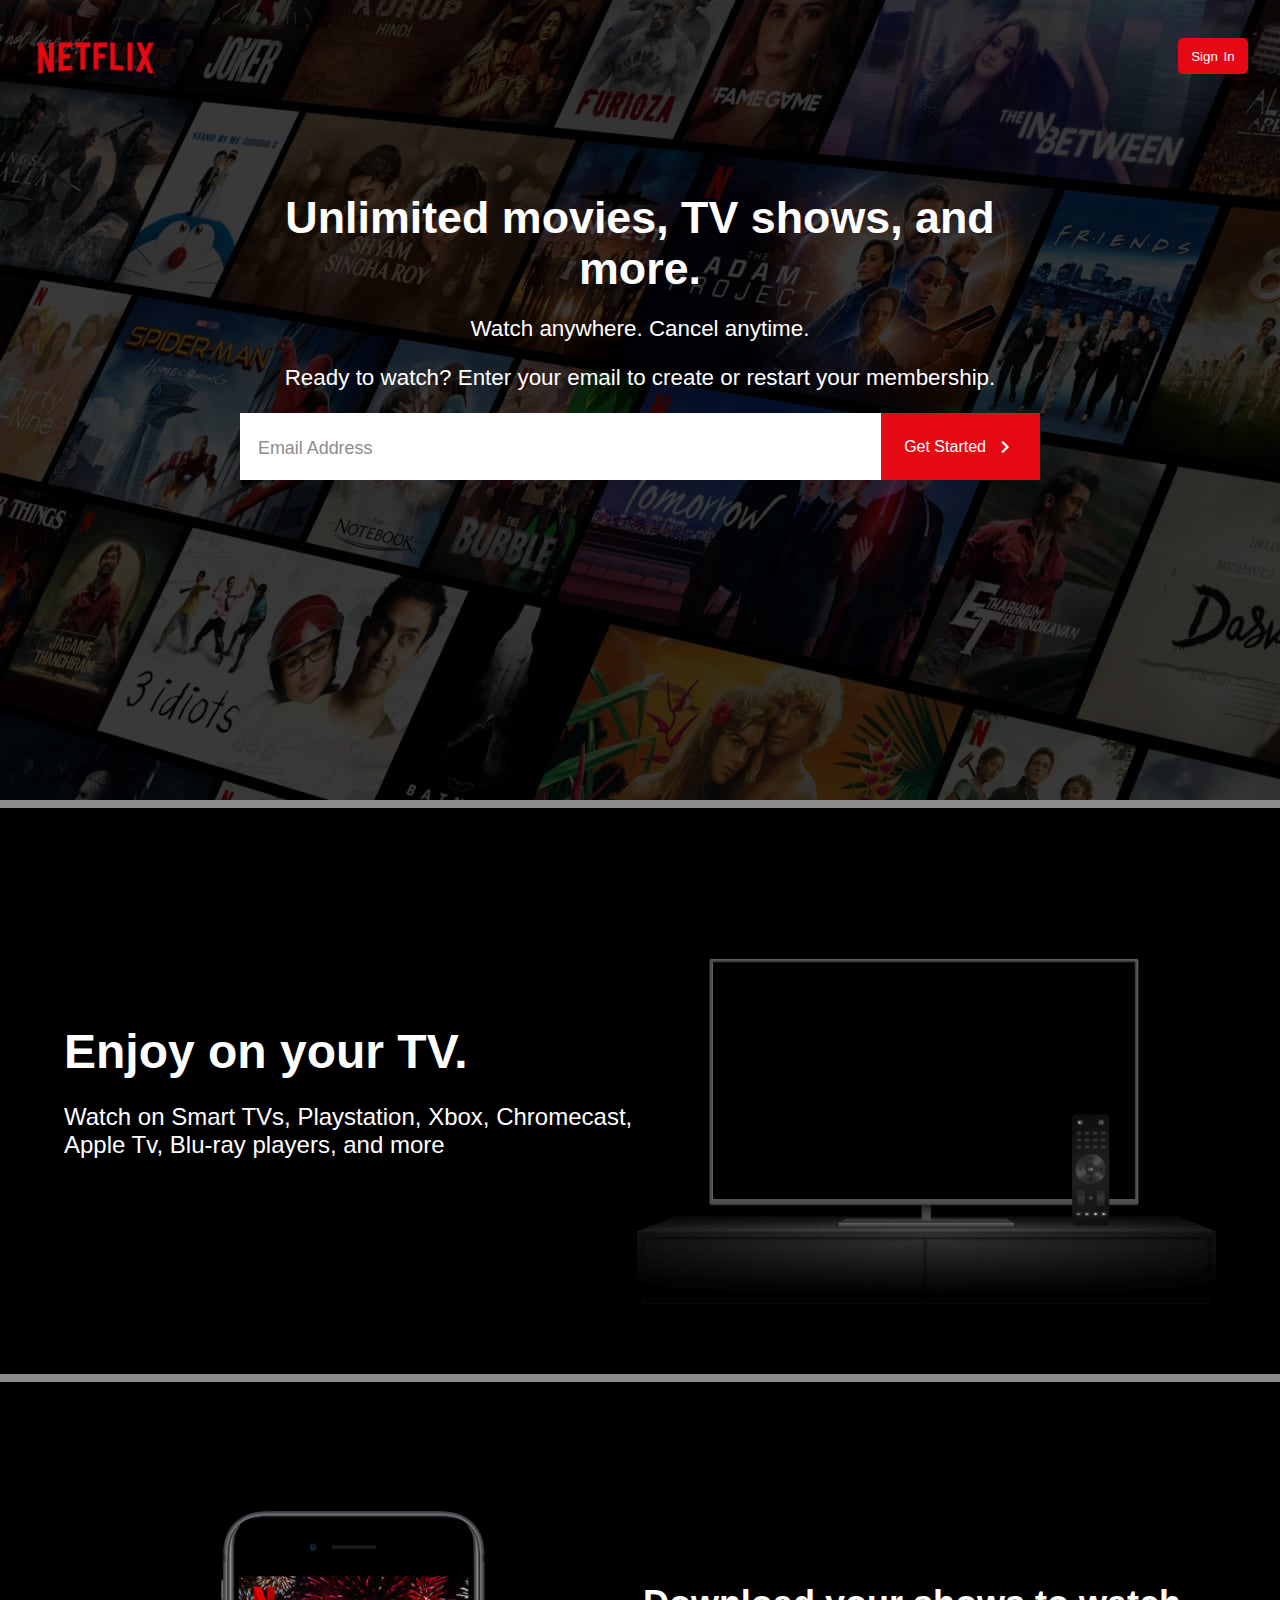
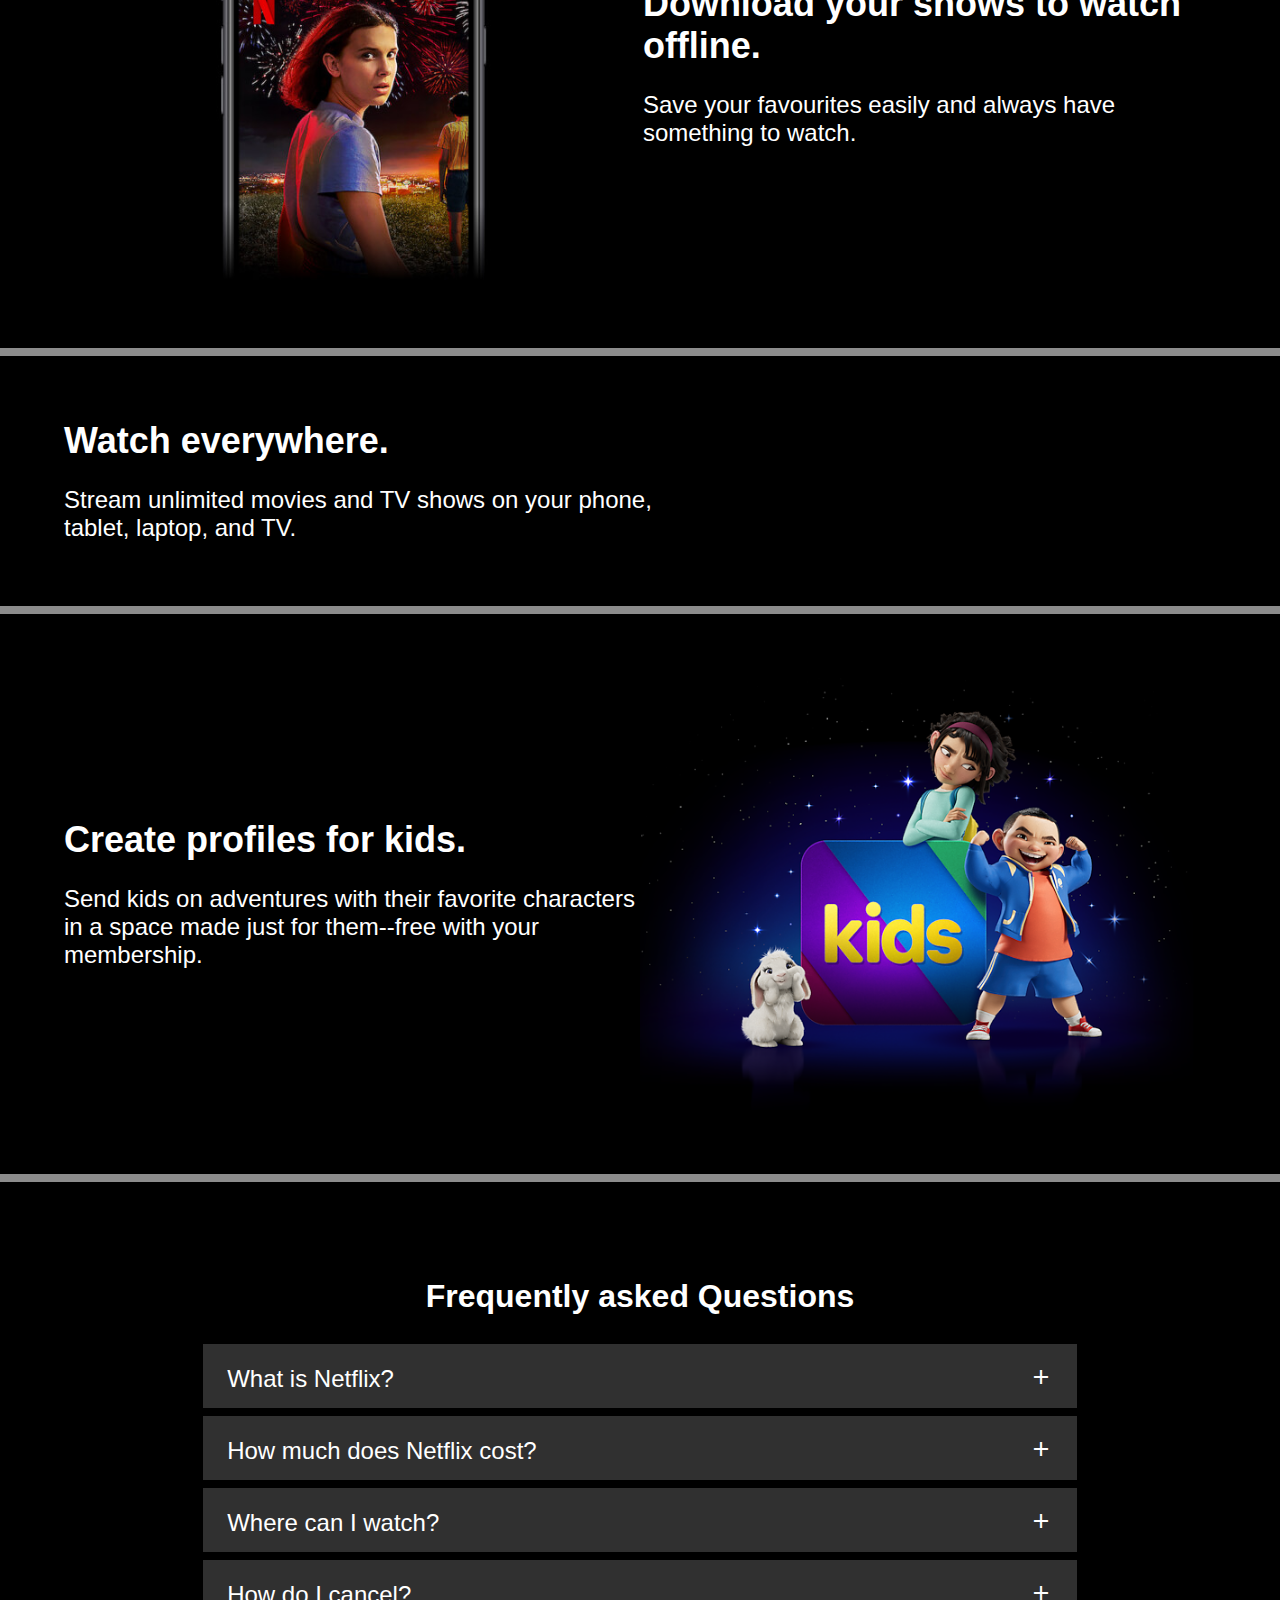
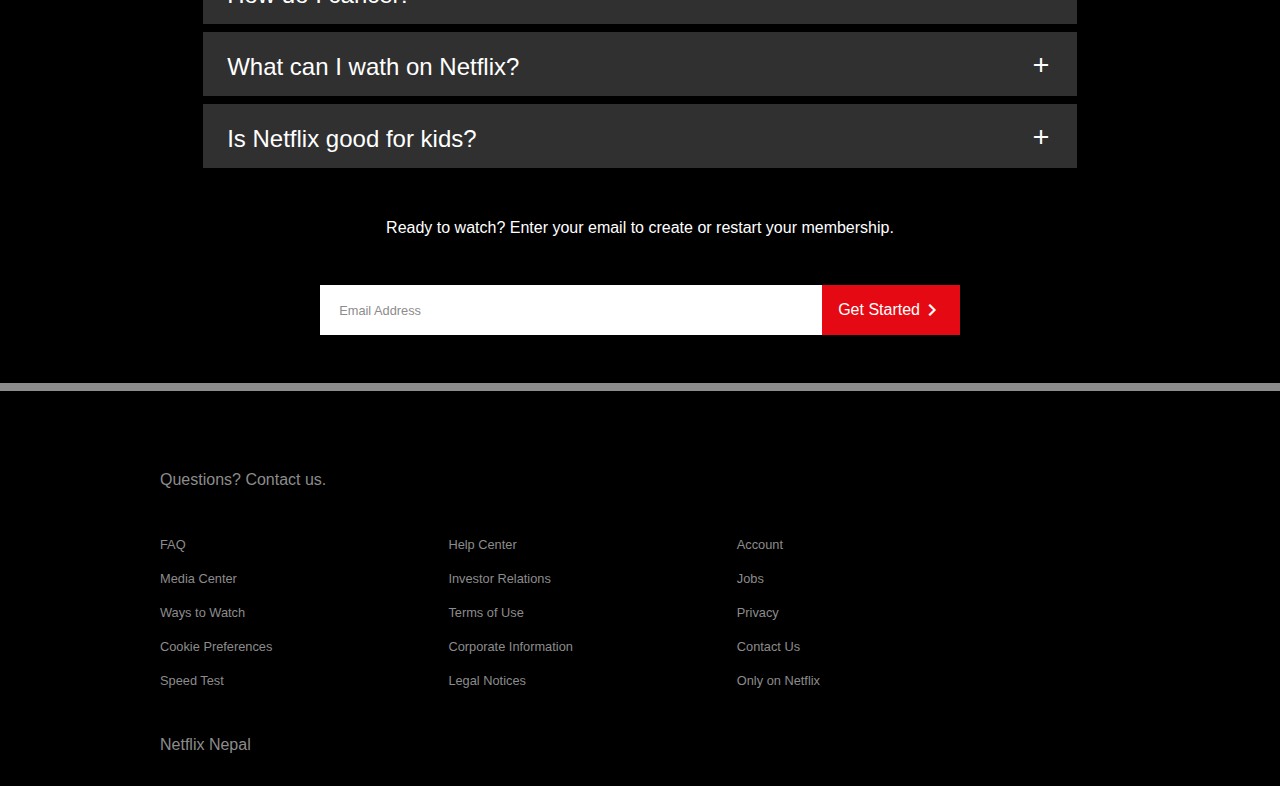
<file: index.html>
<!DOCTYPE html>
<html lang="en">
<head>
    <meta charset="UTF-8">
    <meta http-equiv="X-UA-Compatible" content="IE=edge">
    <meta name="viewport" content="width=device-width, initial-scale=1.0">
    <link href="https://fonts.googleapis.com/icon?family=Material+Icons" rel="stylesheet">
    <link rel="stylesheet" href="./css/style.css" />
    <title>Netflix Nepal -Watch TV Shows Online, Watch Movies Online</title>

</head>
<body>
    <div class="main-container">

        <!-- <img class="bg-img" src="\background.jpg" /> -->
        <nav class="nav-container">
            <a href="./index.html">
                <div class="logo">
                    <img class="nav-logo" src="./img/Netflix-logo-transparent.png" />
                </div>
            </a>
            <a href="./signUp.html"><button class="btn-primary">Sign In</button></a>
        </nav>

        <!-- hero text -->
        <div class="main-info">

            <h1>Unlimited movies, TV shows, and more.</h1>
            <p>Watch anywhere. Cancel anytime.</p>
            <p>Ready to watch? Enter your email to create or restart your membership.</p>

            <!-- Email container -->
            <div class="email-container">
                <input type="email" class="email-input"/>
                <label for="email" class="placeholder">Email Address</label>
                <!-- <button class="btn-primary">Get Started</button> -->
                <a class="btn-primary flex" href="#">Get Started
                    <span class="material-icons">
                        chevron_right
                    </span>
                </a>
            </div>

        </div>

    </div>

    <!-- Horizontal seperator -->
    <div class="horizontal-sep"></div>

    <div class="section-container">

        <div class="outer-wrapper">
            <div class="animated-content">
                <h1>Enjoy on your TV.</h1>
                <p>Watch on Smart TVs, Playstation, Xbox, Chromecast, Apple Tv, Blu-ray players, and more</p>
            </div>

            <div class="animated-tv">
                <img src="./img/tv.png" class="img-tv-set" />
                <div class="our-story-card-animation">
                    <video class="our-story-card-video" autoplay="" playsinline="" muted="" loop=""><source src="https://assets.nflxext.com/ffe/siteui/acquisition/ourStory/fuji/desktop/video-tv-0819.m4v" type="video/mp4"></video><div class="our-story-card-animation-text"></div>
                </div>
            </div>

        </div>
    </div>

    <!-- Horizontal seperator -->
    <div class="horizontal-sep"></div>

    <div class="section-container">

        <div class="outer-wrapper">
            <div class="animated-mobile">
                <img src="./img/mobile-layout.jpg" class="img-mobile-set" />
            </div>

            <div class="wrapper__content">
                <h2>Download your shows to watch offline.</h2>
                <p>Save your favourites easily and always have something to watch.</p>
            </div>
        </div>

    </div>

    <!-- Horizontal seperator -->
    <div class="horizontal-sep"></div>

    <div class="section-container">

        <div class="outer-wrapper">
            <div class="wrapper__content">
                <h2>Watch everywhere.</h2>
                <p>Stream unlimited movies and TV shows on your phone, tablet, laptop, and TV.</p>
            </div>
        </div>
    </div>

    <!-- Horizontal seperator -->
    <div class="horizontal-sep"></div>

    <div class="section-container">

        <div class="outer-wrapper">
            <div class="animated-content">
                <h2>Create profiles for kids.</h2>
                <p>Send kids on adventures with their favorite characters in a space made just for them--free with your membership.</p>
            </div>

            <div class="wrapper__content">
                <img src="./img/netflix-for-kids.png" class="netflix-for-kids" />
            </div>
        </div>
    </div>

    <!-- Horizontal seperator -->
    <div class="horizontal-sep"></div>

    <!-- accordion-menu -->

    <div class="section-container">
        <h1 class="freq-ques">Frequently asked Questions</h1>

        <div class="acordion-container">
            <div class="acordion__header">
                <h2>What is Netflix?</h2>
                <span class="material-icons"> add </span>
            </div>
            <div class="acordion__body">
                <p>Netflix is a streaming service that offers a wide variety of
                award-winning TV shows, movies, anime, documentaries, and more on
                thousands of internet-connected devices.<br><br>
                You can watch as much as you want, whenever you want without a
                single commercial – all for one low monthly price. There's always
                something new to discover and new TV shows and movies are added every
                week!</p>
            </div>
        </div>

        <div class="acordion-container">
            <div class="acordion__header">
                <h2>How much does Netflix cost?</h2>
                <span class="material-icons"> add </span>
            </div>
            <div class="acordion__body">
                <p>Watch Netflix on your smartphone, tablet, Smart TV, laptop, or streaming device,
                all for one fixed monthly fee. Plans range from USD3.99 to USD11.99 a month. No extra
                costs, no contracts.</p>
            </div>
        </div>

        <div class="acordion-container">
            <div class="acordion__header">
                <h2>Where can I watch?</h2>
                <span class="material-icons"> add </span>
            </div>
            <div class="acordion__body">
                <p>Watch anywhere, anytime. Sign in with your Netflix account to watch instantly on the web at netflix.com from your personal computer or on any internet-connected device that offers the Netflix app, including smart TVs, smartphones, tablets, streaming media players and game consoles.
                    You can also download your favorite shows with the iOS, Android, or Windows 10 app. Use downloads to watch while you're on the go and without an internet connection. Take Netflix with you anywhere.</p>
            </div>
        </div>

        <div class="acordion-container">
            <div class="acordion__header">
                <h2>How do I cancel?</h2>
                <span class="material-icons"> add </span>
            </div>
            <div class="acordion__body">
                <p>Netflix is flexible. There are no pesky contracts and no commitments. You can easily cancel your account online in two clicks. There are no cancellation fees – start or stop your account anytime.</p>
            </div>
        </div>

        <div class="acordion-container">
            <div class="acordion__header">
                <h2>What can I wath on Netflix?</h2>
                <span class="material-icons"> add </span>
            </div>
            <div class="acordion__body">
                <p>Netflix has an extensive library of feature films, documentaries, TV shows, anime, award-winning Netflix originals, and more. Watch as much as you want, anytime you want.</p>
            </div>
        </div>

        <div class="acordion-container">
            <div class="acordion__header">
                <h2>Is Netflix good for kids?</h2>
                <span class="material-icons"> add </span>
            </div>
            <div class="acordion__body">
                <p>The Netflix Kids experience is included in your membership to give parents control while kids enjoy family-friendly TV shows and movies in their own space.</p>
            </div>
        </div>

        <p class="txt-center">Ready to watch? Enter your email to create or restart your membership.</p>
        <!-- Email container -->
        <!-- email wrapper-->
        <!-- <div class="email-container"> -->
        <!--     <input type="email" class="email-input"/> -->
        <!--     <label for="email" class="placeholder">Email Address</label> -->
        <!--     <!-1- <button class="btn-primary">Get Started</button> -1-> -->
        <!--     <a class="btn-primary flex" href="#">Get Started -->
        <!--         <span class="material-icons"> -->
        <!--             chevron_right -->
        <!--         </span> -->
        <!--     </a> -->
        <!-- </div> -->

        <div class="mail-container">
            <input type="email" class="email-input"/>
            <label for="email" class="placeholder">Email Address</label>
            <a class="btn-primary flex" href="#">Get Started
                <span class="material-icons">
                    chevron_right
                </span>
            </a>
        </div>
    </div>
    <!-- Horizontal seperator -->
    <div class="horizontal-sep"></div>
    <!-- footer menu-->
    <footer>

        <a href="#" class="footer__header">Questions? Contact us.</a>

        <div class="flex-container">
            <div class="footer__menu__right">
                <a href="#">FAQ</a>
                <a href="#">Media Center</a>
                <a href="#">Ways to Watch</a>
                <a href="#">Cookie Preferences</a>
                <a href="#">Speed Test</a>
            </div>

            <div class="footer__menu__center">
                <a href="#">Help Center</a>
                <a href="#">Investor Relations</a>
                <a href="#">Terms of Use</a>
                <a href="#">Corporate Information</a>
                <a href="#">Legal Notices</a>
            </div>

            <div class="footer__menu__right">
                <a href="#">Account</a>
                <a href="#">Jobs</a>
                <a href="#">Privacy</a>
                <a href="#">Contact Us</a>
                <a href="#">Only on Netflix</a>
            </div>
        </div>
        <a href="#" class="footer__header">Netflix Nepal</a>
    </footer>

    <script src="app.js"></script>
</body>
</html>
</file>
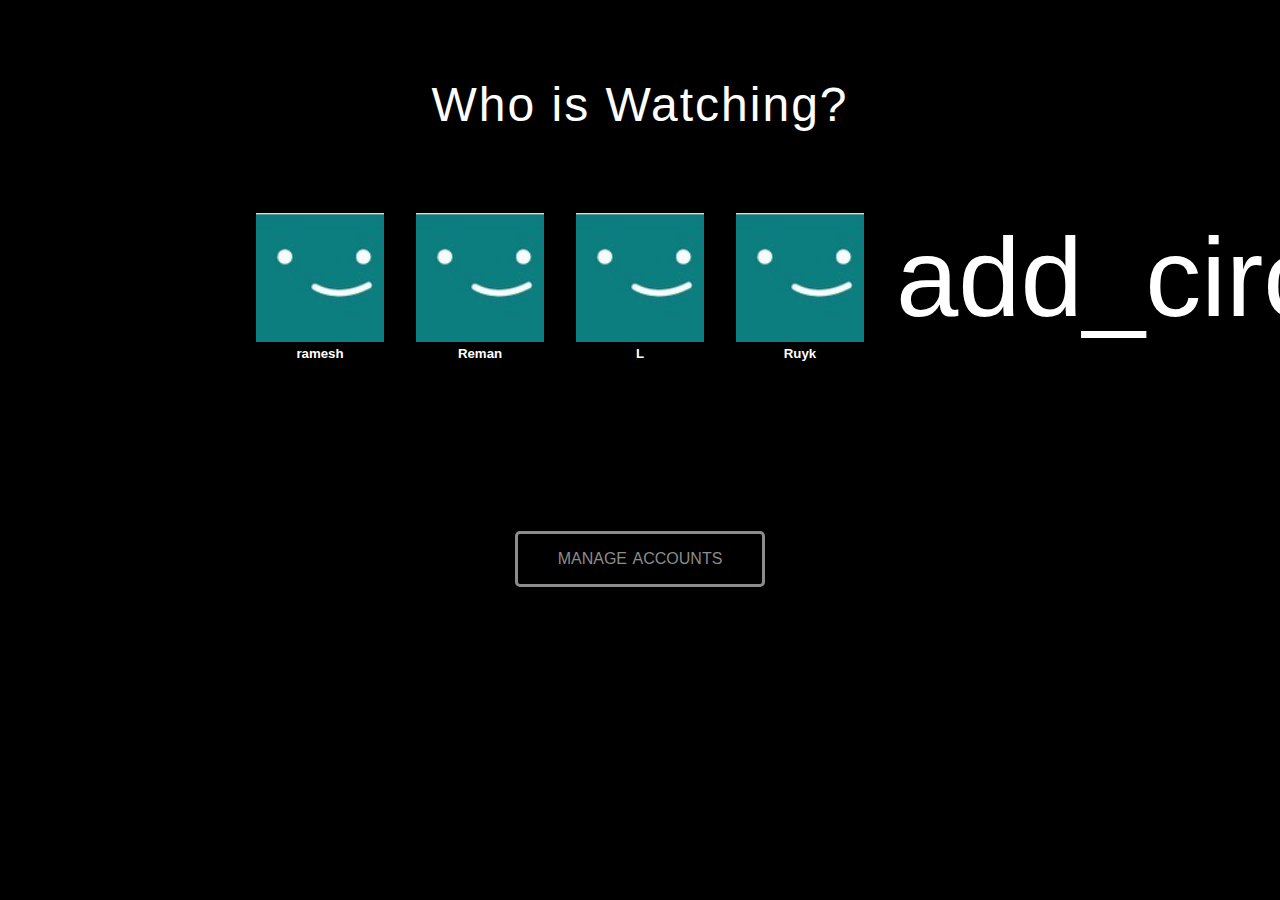
<file: profile.html>
<!DOCTYPE html>
<html lang="en">
<head>
    <meta charset="UTF-8">
    <meta http-equiv="X-UA-Compatible" content="IE=edge">
    <meta name="viewport" content="width=device-width, initial-scale=1.0">
    <link href="https://fonts.googleapis.com/icon?family=Material+Icons" rel="stylesheet">
    <link rel="stylesheet" href="https://fonts.sandbox.google.com/css2?family=Material+Symbols+Outlined:opsz,wght,FILL,GRAD@48,400,0,0" />
    <link rel="stylesheet" href="./css/style.css" />
    <link rel="stylesheet" href="./css/profile.css" />
    <title>Profile</title>
</head>
<body>
    <!-- Profile container -->
    <h1 class="who-msg"> Who is Watching?</h1>
    <div class="profile">
        <div class="profile-container">
            <img src="./img/profile-1.jpg">
            <h5>ramesh</h5>
        </div>
        <div class="profile-container">
            <img src="./img/profile-1.jpg">
            <h5>Reman</h5>
        </div>
        <div class="profile-container">
            <img src="./img/profile-1.jpg">
            <h5>L</h5>
        </div>
        <div class="profile-container">
            <img src="./img/profile-1.jpg">
            <h5>Ruyk</h5>
        </div>
        <div class="profile-container">
            <span class="material-symbols-outlined"> add_circle </span>
        </div>
    </div>

    <button class="outlined--light--grey">Manage Accounts</button>
</body>
</html>
</file>
<file: css/style.css>
*{
    margin: 0;
    padding: 0;
    box-sizing: border-box;
    font-family: Arial, Helvetica, sans-serif;
}

:root{
    --clr-primary: #e50914;
    --clr-grey: #8c8c8c;
    --clr-font-default: #fff;
    --clr-acordion-bg: #303030;
    --ff-main: Helvetica;
    --padding-default: 1em 2em 2em 2em;
    --bg-black-netflix: linear-gradient(rgba(0, 0, 0, 0.7), rgba(0, 0, 0, 0.7)), url(./../img/background.jpg);
}

a{
    text-decoration: none;
    color: white;
}

img{
    width: 100%;
    height: auto;
    /* object-fit: cover; */
}

button{
    outline: none;
    border: none;
    color: #fff;
    border-radius: 5px;
    /* letter-spacing: 2px; */
    word-spacing: 2px;
    cursor: pointer;
}

input{
    outline: none;
    border: none;
    padding: 0 .8em;
}

a:hover{
    text-decoration: underline;
}

/* remove hover effects on icons related with buttons */
a:hover a > span{
    text-decoration: none;
}

/* Some default stylings */
body{
    color: var(--clr-font-default);
    background-color: black;
    display: flex;
    flex-direction: column;
    align-items: space-between;
}

.main-container{
    /* filter: brightness(50%); */
    /* background-image: url(./background.jpg); */
    /* background-color: rgba(0, 0, 0, 0.1); */
    background: var(--bg-black-netflix);
    /* width: 100vw; */
    height: 100%;
    min-height: 50em;
    background-repeat: no-repeat;
    object-fit: cover;
    padding: var(--padding-default);
}

.nav-container{
    display: flex;
    align-items: center;
    justify-content: space-between;
    /* padding: .4em 1em; */
}

.nav-container .logo{
    /* color: var(--clr-primary); */
    /* font-size: 1.5em; */
    width: 8em;
    height: 5em;
}

.btn-primary{
    background-color: var(--clr-primary);
    padding: .8em 1em;
}

.btn-primary:hover {
    text-decoration: none;
    background-color: var(--clr-primary);
    opacity: 0.8;
}

/* Main Info section */
.main-info{
    font-size: 1.4em;
    text-align: center;
    /* width: 80%; */
    max-width: 50rem;
    display: flex;
    flex-direction: column;
    align-items: center;
    gap: 1em;
    margin-top: 6rem;
    margin-inline: auto;
    color: white;
}

/* email container */
.email-container{
    display: flex;
    width: 100%;
    min-height: 3em;
    position: relative;
}

.email-container input{
    width: 100%;
    font-size: 1rem;
    padding: .1em 1em;

}

.flex{
    display: flex;
    align-items: center;
    justify-content: space-evenly;
}

.email-container a{
    font-size: 1rem;
    flex: 1 1 12em;
}

/* place holder for email address */
.placeholder{
    position: absolute;
    font-size: .8em;
    color: var(--clr-grey);
    top: 1.4em;
    left: 18px;
}

.email-input:focus + .placeholder{
    font-size: .8em;
    transform: translateY(-12px);
    /* color: white; */
}
.email-input:focus {
    padding: 1.8em 1.125em 0.5em;
}

/* Horizontal seperator for .... */
.horizontal-sep{
    width: 100%;
    height: .5em;
    background-color: var(--clr-grey);
}

.section-container{
    margin: 0 4em;
}

.outer-wrapper{
    display: flex;
    align-items: center;
    /* text-align: center; */
    /* padding: var(--padding-default); */
    margin: 4rem auto;
}
.wrapper__content,
.animated-content{
    font-size: 1.5rem;
    display: flex;
    width: 55%;
    flex-direction: column;
    gap: 1em;
}

/* For the animated tv section */
.animated-tv{
    position: relative;
}

/* video for animated tv */
.our-story-card-animation{
    position: absolute;
    top: 5.9em;
    left: 4.8em;
    z-index: -1;
    width: 72.3%;
}

.our-story-card-video{
    width: 100%;
}

.freq-ques{
    margin: 3em 0 .8em 0 ;
    text-align: center;
}
/* acordion menu */
.acordion-container{
    display: flex;
    width: 90%;
    max-width: 55rem;
    flex-direction: column;
    align-items: center;
    text-align: center;
    padding:.2em;
    margin: .1em auto;
}

.acordion__header{
    display: flex;
    font-size: 1rem;
    font-weight: 100;
    width: 100%;
    max-height: 4em;
    background-color: var(--clr-acordion-bg);
    justify-content: space-between;
    padding: 1.3em 1.5em;
    cursor: pointer;
}

.acordion__header h2{
    font-weight: lighter !important;
}


.acordion__body{
    background-color: var(--clr-acordion-bg);
    margin-top: 1px;
    padding: .8em 1em;
    text-align: justify;
    font-size: 1.5rem;
    line-height: 1.3em;
    display: none;
    transition:transform ease-out 4s;
    /* transition: width 2s, height 2s, background-color 2s, transform 2s; */
}

/* close button for acordion */
.close-btn{
    font-weight: 100;
    transform: rotate(45deg);
    transition: ease-in 2ms;
}

.txt-center{
    margin: 3em 0;
    text-align: center;
}

.mail-container{
    display: flex;
    width: 100%;
    max-width: 40rem;
    margin-inline: auto;
    margin-bottom: 3rem;
    /* margin-top:-30em; */
    position: relative;
}

/* footer menu */
footer{
    display: flex;
    flex-direction: column;
    gap: 3em;
    padding: 5rem 10rem 2rem;
}

.flex-container{
    display: flex;
    font-size: .8em;
    gap: 3em;
    /* justify-content: space-between; */
}

.footer__header{
    min-width: 200px;
}

.footer__header,
footer a{
    color: var(--clr-grey);
}

.footer__menu__right,
.footer__menu__center,
.footer__menu__left{
    display: flex;
    flex-direction: column;
    justify-content: space-between;
    gap: 1.5em;

    min-width: 250px;
}


/* Email container near footer */
.mail-container > input{
    flex: 1 1 ;
}

.mail-container .placeholder{
    top: 10;
    left: 1.5em;
}

/* Media queries for responive design */
@media screen and (max-width: 680px) {
  .outer-wrapper {
      flex-direction: column;
  }

  .wrapper__content,
  .animated-content{
      width: 100%;
      text-align: center;
      /* margin-bottom: -1em; */
  }

  .our-story-card-animation{
    top: 4.8em;
    left: 4.1rem;
    width: 73%;
  }

  footer{
      max-width: 100px;
      padding: 5rem 6rem 2rem;
  }
  .footer__menu__right,
  .footer__menu__center,
  .footer__menu__left{
      min-width: 150px;
  }

}
</file>
<file: css/profile.css>
:root{
    --clr-primary: #e50914;
    --clr-grey: #8c8c8c;
    --clr-font-default: #fff;
    --clr-acordion-bg: #303030;
    --ff-main: Helvetica;
    --padding-default: 1em 2em 2em 2em;
    --bg-black-netflix: linear-gradient(rgba(0, 0, 0, 0.7), rgba(0, 0, 0, 0.7)), url(./background.jpg);
}

body{
    min-height: 100vh;
    display: grid;
    justify-items: center;
    grid-template-rows: 13em .2fr .5fr;
    align-items: center;
    /* background-color: #333; */
    background-color: rgba(0,0,0,1);
}
.who-msg{
    letter-spacing: 2px;
    font-weight: lighter;
    font-size: 3rem;
}

.profile {
    display: flex;
    flex-direction: center;
    gap: 2em;
    text-align: center;
}

.profile-container{
    width: 8rem;
    height: 8rem;
    cursor: pointer;
    transition: transform 2ms ease-in;
    align-text: center;  /* for add button */
}

.profile-container span {
    font-size: 7em;
    margin-top: .1em;
}

.profile-container:hover {
    transform:rotateY(90deg);
    transform: translateY(-.8em);
}

/* outlined button */
.outlined--light--grey{
    font-size: 1em;
    padding: 1em 2.5em;
    background: transparent;
    color: var(--clr-grey);
    border: solid var(--clr-grey);
    margin-top: 5em;
    text-transform: uppercase;
}

.outlined--light--grey:hover{
    background: var(--clr-acordion-bg);
    color: white;
}
</file>
